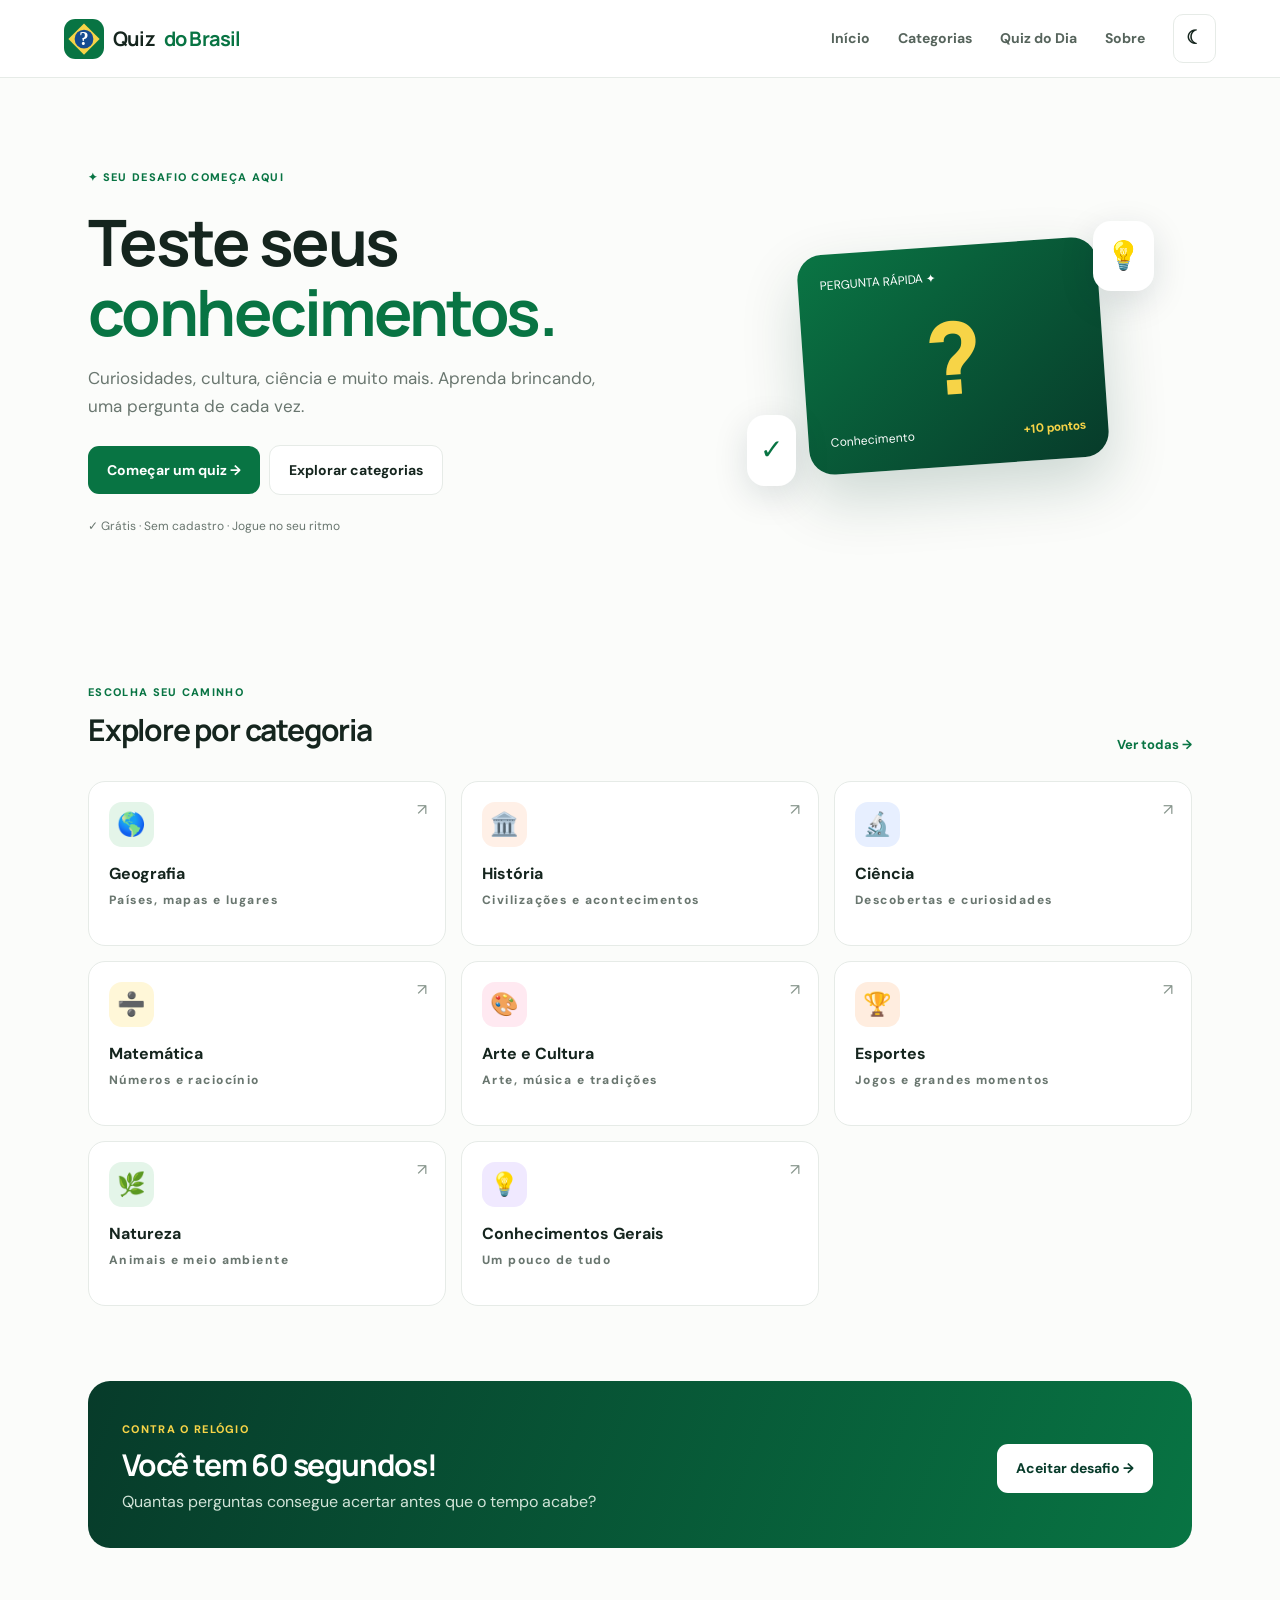
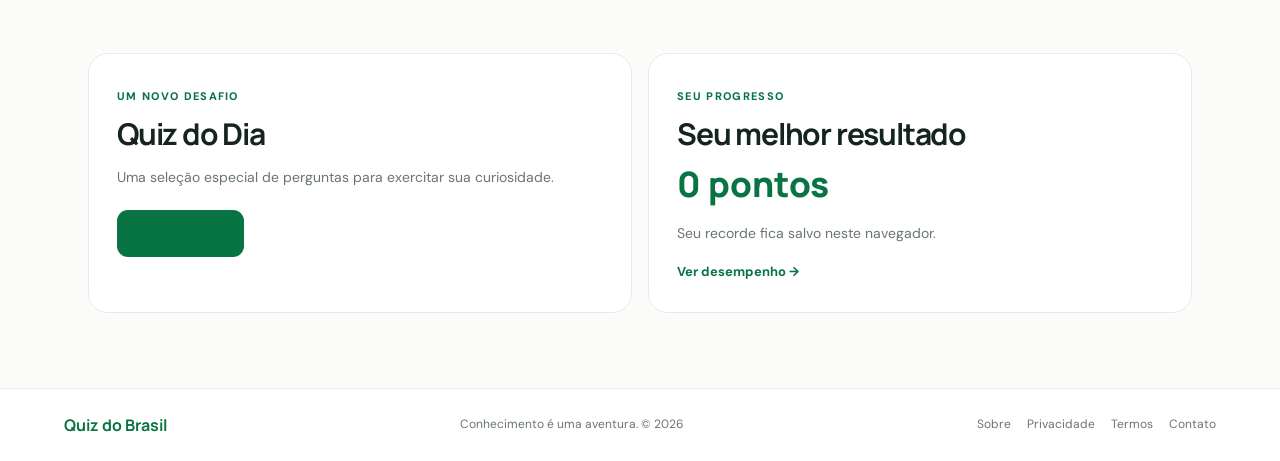
<file: index.html>
<!doctype html><html lang="pt-BR"><head><meta charset="utf-8"><meta name="viewport" content="width=device-width, initial-scale=1"><link rel="icon" href="assets/logo.svg"><link rel="stylesheet" href="css/style.css"><script defer src="js/app.js"></script><meta name="description" content="Quizzes divertidos de conhecimentos gerais."><title>Quiz do Brasil — Seu conhecimento. Seu desafio.</title></head><body><header class="header"><a class="brand" href="index.html"><img src="assets/logo.svg" alt=""> Quiz <b>do Brasil</b></a><button id="menu" class="menu" aria-label="Menu">☰</button><nav id="nav"><a href="index.html">Início</a><a href="categories.html">Categorias</a><a href="daily-quiz.html">Quiz do Dia</a><a href="about.html">Sobre</a><button id="theme" class="theme">☾</button></nav></header><main><section class="hero"><div><small>✦ SEU DESAFIO COMEÇA AQUI</small><h1>Teste seus <em>conhecimentos.</em></h1><p>Curiosidades, cultura, ciência e muito mais. Aprenda brincando, uma pergunta de cada vez.</p><a class="btn" href="quiz.html">Começar um quiz →</a> <a class="btn secondary" href="categories.html">Explorar categorias</a><p class="note">✓ Grátis · Sem cadastro · Jogue no seu ritmo</p></div><div class="art"><div class="quiz-card"><span>PERGUNTA RÁPIDA ✦</span><strong>?</strong><span>Conhecimento <b>+10 pontos</b></span></div><i>💡</i><i>✓</i></div></section><section class="section"><div class="section-title"><div><small>ESCOLHA SEU CAMINHO</small><h2>Explore por categoria</h2></div><a href="categories.html">Ver todas →</a></div><div id="home-categories" class="grid"></div></section><section class="banner"><div><small>CONTRA O RELÓGIO</small><h2>Você tem 60 segundos!</h2><p>Quantas perguntas consegue acertar antes que o tempo acabe?</p></div><a class="btn light" href="quiz.html?mode=timed">Aceitar desafio →</a></section><section class="section split"><div class="daily"><small>UM NOVO DESAFIO</small><h2>Quiz do Dia</h2><p>Uma seleção especial de perguntas para exercitar sua curiosidade.</p><a class="btn" href="daily-quiz.html">Jogar agora →</a></div><div class="daily"><small>SEU PROGRESSO</small><h2>Seu melhor resultado</h2><strong id="best-home">0 pontos</strong><p>Seu recorde fica salvo neste navegador.</p><a href="result.html">Ver desempenho →</a></div></section></main><footer class="footer"><b>Quiz do Brasil</b><span>Conhecimento é uma aventura. © <span data-year></span></span><div><a href="about.html">Sobre</a><a href="privacy.html">Privacidade</a><a href="terms.html">Termos</a><a href="contact.html">Contato</a></div></footer></body></html>
</file>
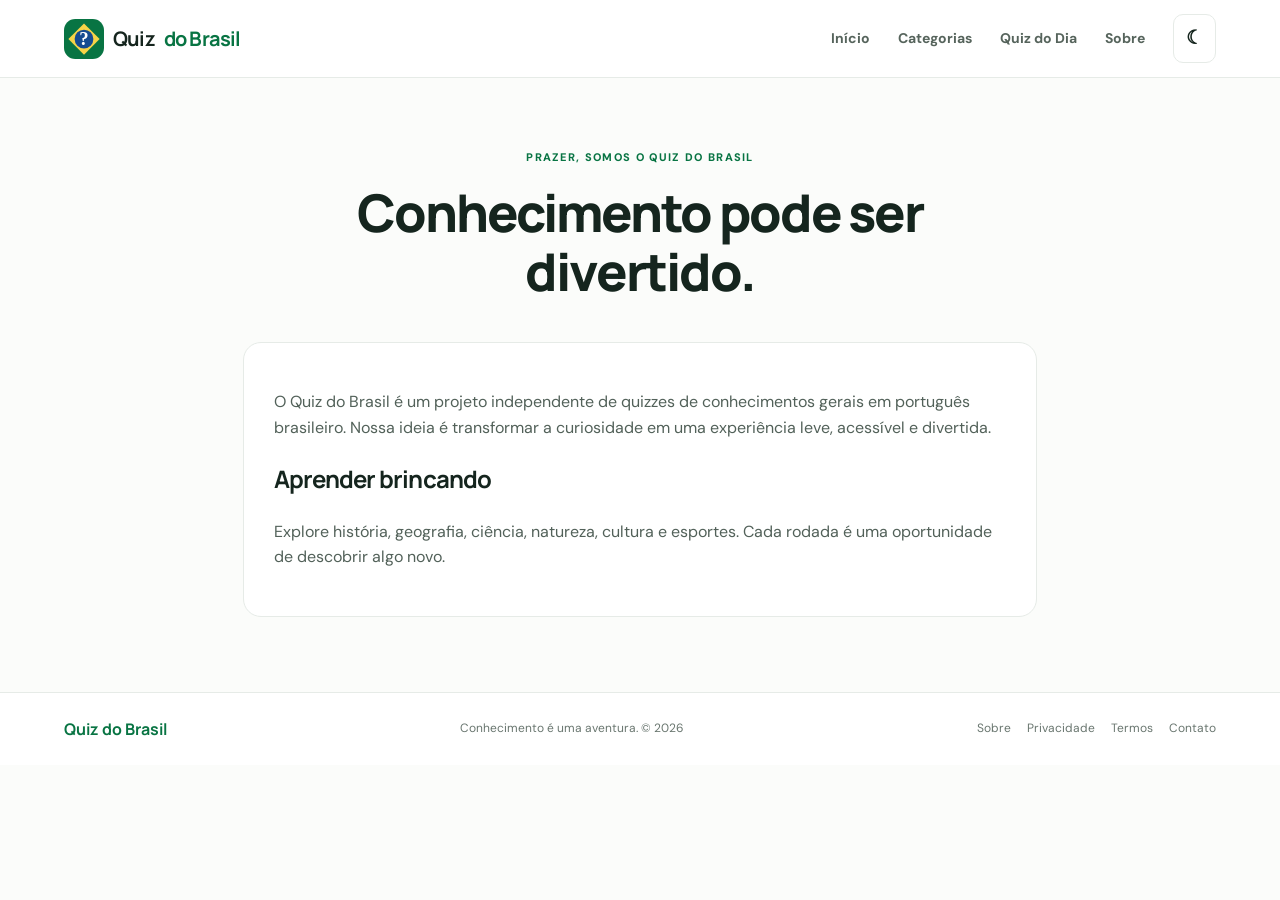
<file: about.html>
<!doctype html><html lang="pt-BR"><head><meta charset="utf-8"><meta name="viewport" content="width=device-width, initial-scale=1"><link rel="icon" href="assets/logo.svg"><link rel="stylesheet" href="css/style.css"><script defer src="js/app.js"></script><title>Sobre — Quiz do Brasil</title></head><body><header class="header"><a class="brand" href="index.html"><img src="assets/logo.svg" alt=""> Quiz <b>do Brasil</b></a><button id="menu" class="menu" aria-label="Menu">☰</button><nav id="nav"><a href="index.html">Início</a><a href="categories.html">Categorias</a><a href="daily-quiz.html">Quiz do Dia</a><a href="about.html">Sobre</a><button id="theme" class="theme">☾</button></nav></header><main class="page narrow"><section class="intro"><small>PRAZER, SOMOS O QUIZ DO BRASIL</small><h1>Conhecimento pode ser divertido.</h1></section><article class="prose"><p>O Quiz do Brasil é um projeto independente de quizzes de conhecimentos gerais em português brasileiro. Nossa ideia é transformar a curiosidade em uma experiência leve, acessível e divertida.</p><h2>Aprender brincando</h2><p>Explore história, geografia, ciência, natureza, cultura e esportes. Cada rodada é uma oportunidade de descobrir algo novo.</p></article></main><footer class="footer"><b>Quiz do Brasil</b><span>Conhecimento é uma aventura. © <span data-year></span></span><div><a href="about.html">Sobre</a><a href="privacy.html">Privacidade</a><a href="terms.html">Termos</a><a href="contact.html">Contato</a></div></footer></body></html>
</file>
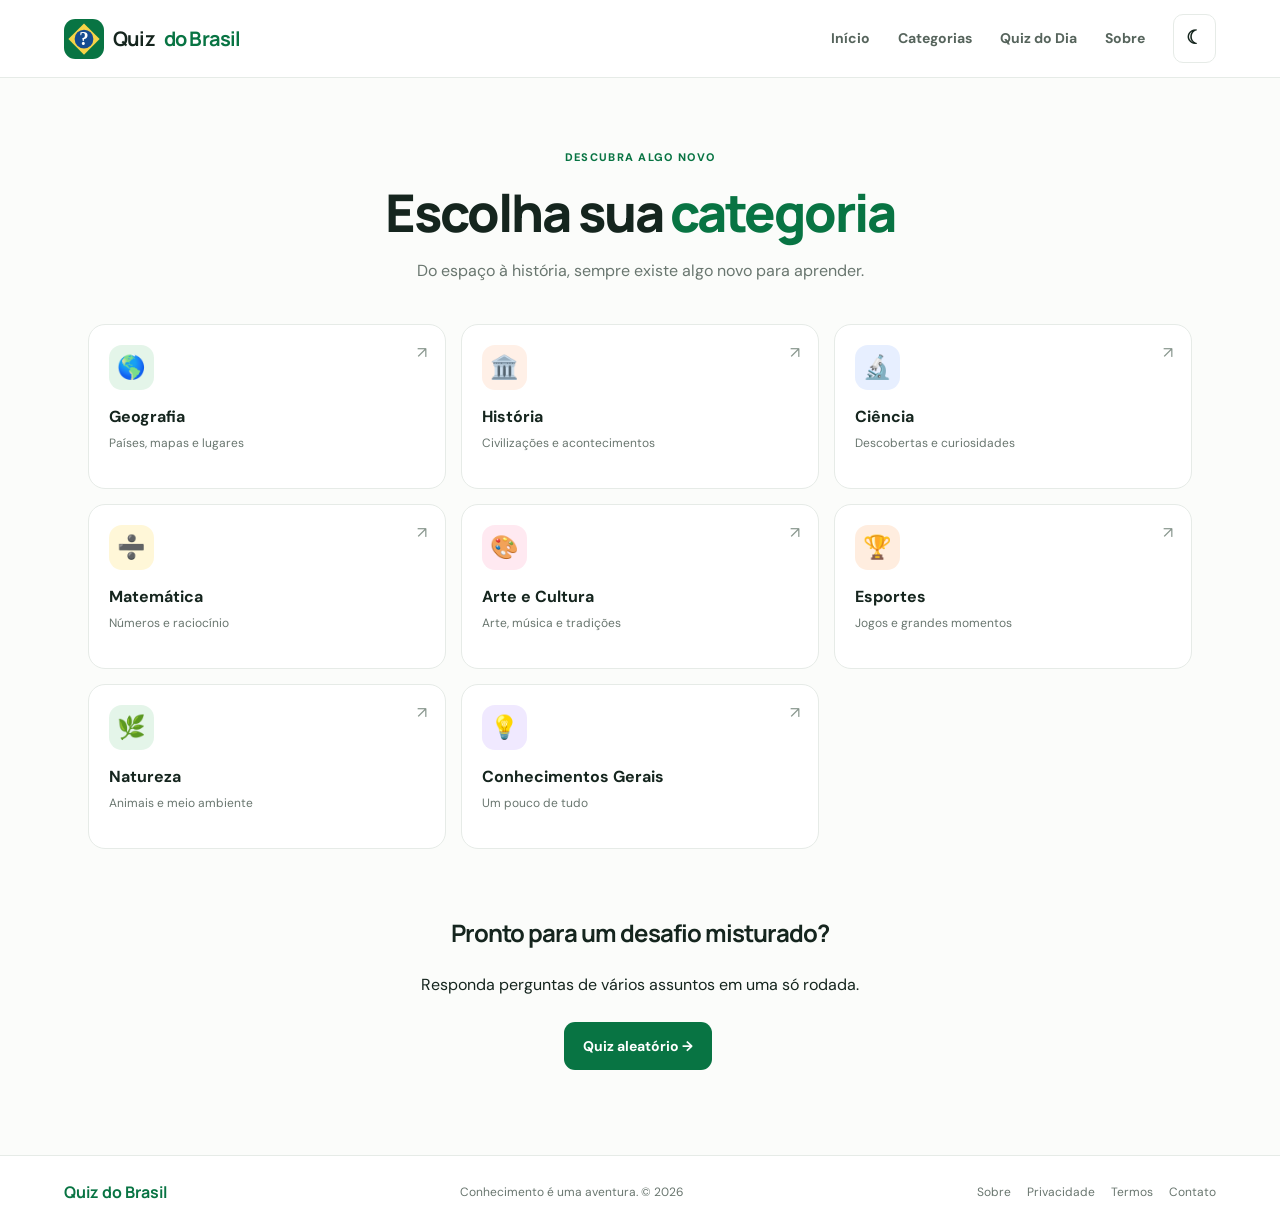
<file: categories.html>
<!doctype html><html lang="pt-BR"><head><meta charset="utf-8"><meta name="viewport" content="width=device-width, initial-scale=1"><link rel="icon" href="assets/logo.svg"><link rel="stylesheet" href="css/style.css"><script defer src="js/app.js"></script><title>Categorias — Quiz do Brasil</title></head><body><header class="header"><a class="brand" href="index.html"><img src="assets/logo.svg" alt=""> Quiz <b>do Brasil</b></a><button id="menu" class="menu" aria-label="Menu">☰</button><nav id="nav"><a href="index.html">Início</a><a href="categories.html">Categorias</a><a href="daily-quiz.html">Quiz do Dia</a><a href="about.html">Sobre</a><button id="theme" class="theme">☾</button></nav></header><main class="page"><section class="intro"><small>DESCUBRA ALGO NOVO</small><h1>Escolha sua <em>categoria</em></h1><p>Do espaço à história, sempre existe algo novo para aprender.</p></section><div id="all-categories" class="grid"></div><section class="center"><h2>Pronto para um desafio misturado?</h2><p>Responda perguntas de vários assuntos em uma só rodada.</p><a class="btn" href="quiz.html">Quiz aleatório →</a></section></main><footer class="footer"><b>Quiz do Brasil</b><span>Conhecimento é uma aventura. © <span data-year></span></span><div><a href="about.html">Sobre</a><a href="privacy.html">Privacidade</a><a href="terms.html">Termos</a><a href="contact.html">Contato</a></div></footer></body></html>
</file>
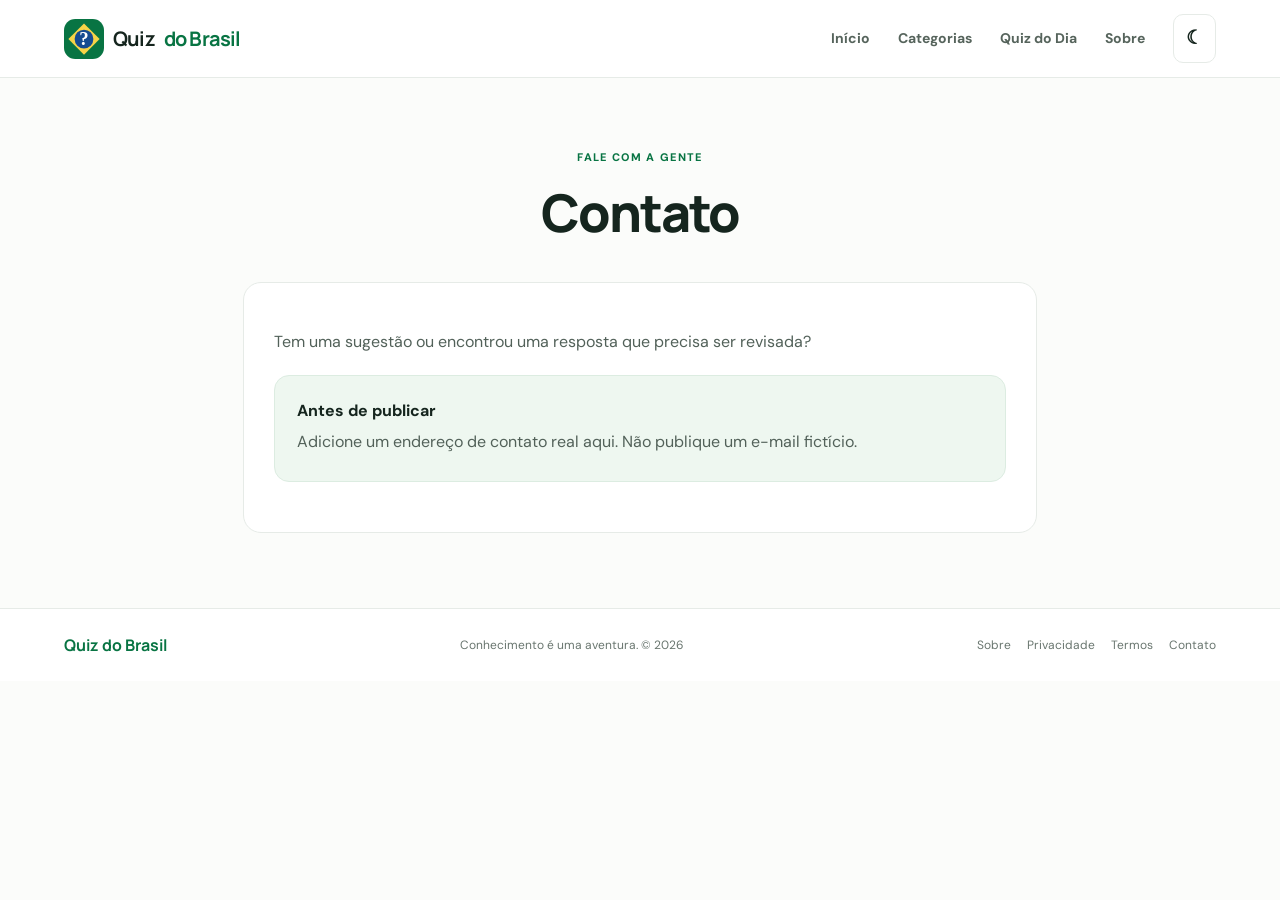
<file: contact.html>
<!doctype html><html lang="pt-BR"><head><meta charset="utf-8"><meta name="viewport" content="width=device-width, initial-scale=1"><link rel="icon" href="assets/logo.svg"><link rel="stylesheet" href="css/style.css"><script defer src="js/app.js"></script><title>Contato — Quiz do Brasil</title></head><body><header class="header"><a class="brand" href="index.html"><img src="assets/logo.svg" alt=""> Quiz <b>do Brasil</b></a><button id="menu" class="menu" aria-label="Menu">☰</button><nav id="nav"><a href="index.html">Início</a><a href="categories.html">Categorias</a><a href="daily-quiz.html">Quiz do Dia</a><a href="about.html">Sobre</a><button id="theme" class="theme">☾</button></nav></header><main class="page narrow"><section class="intro"><small>FALE COM A GENTE</small><h1>Contato</h1></section><article class="prose"><p>Tem uma sugestão ou encontrou uma resposta que precisa ser revisada?</p><div class='notice'><b>Antes de publicar</b><p>Adicione um endereço de contato real aqui. Não publique um e-mail fictício.</p></div></article></main><footer class="footer"><b>Quiz do Brasil</b><span>Conhecimento é uma aventura. © <span data-year></span></span><div><a href="about.html">Sobre</a><a href="privacy.html">Privacidade</a><a href="terms.html">Termos</a><a href="contact.html">Contato</a></div></footer></body></html>
</file>
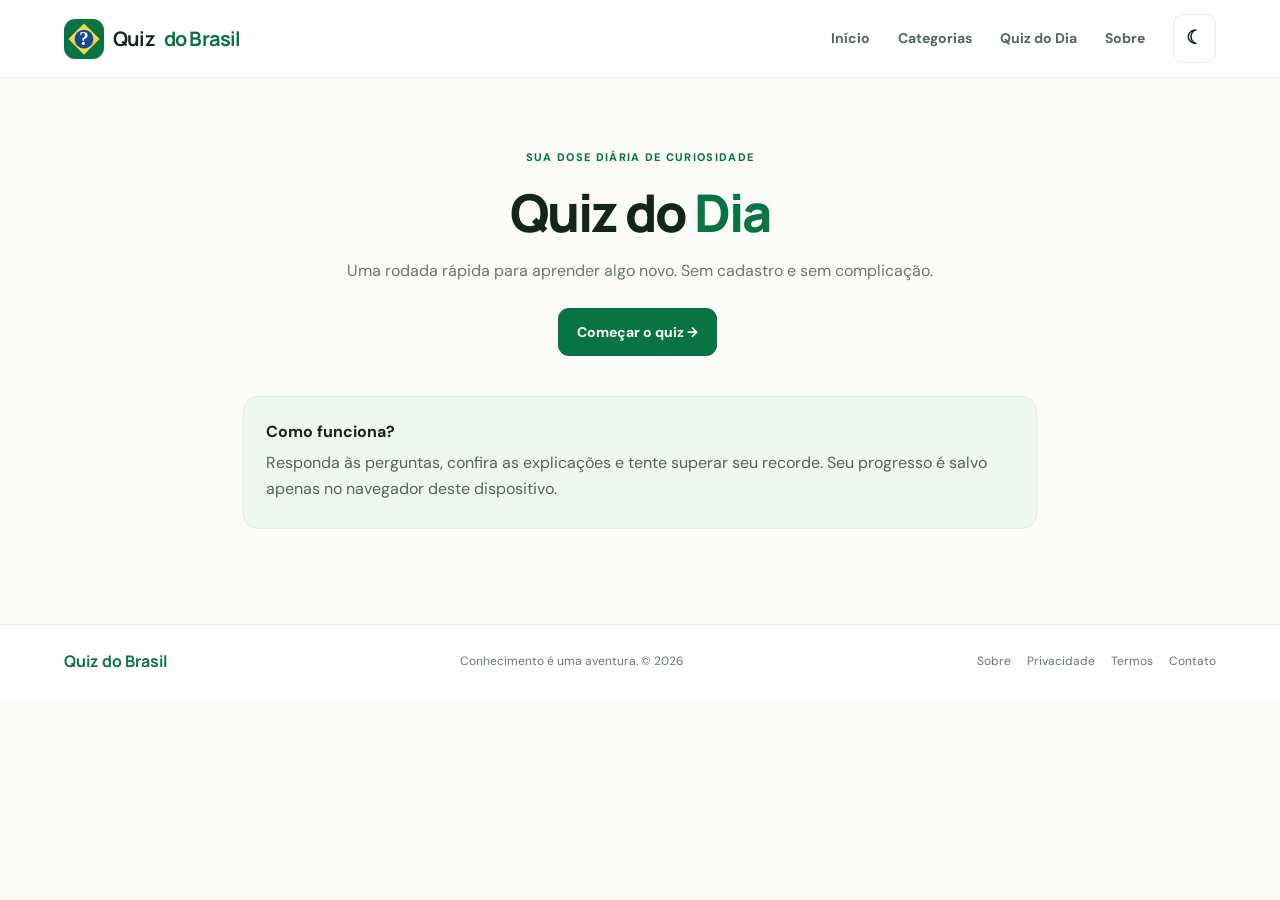
<file: daily-quiz.html>
<!doctype html><html lang="pt-BR"><head><meta charset="utf-8"><meta name="viewport" content="width=device-width, initial-scale=1"><link rel="icon" href="assets/logo.svg"><link rel="stylesheet" href="css/style.css"><script defer src="js/app.js"></script><title>Quiz do Dia — Quiz do Brasil</title></head><body><header class="header"><a class="brand" href="index.html"><img src="assets/logo.svg" alt=""> Quiz <b>do Brasil</b></a><button id="menu" class="menu" aria-label="Menu">☰</button><nav id="nav"><a href="index.html">Início</a><a href="categories.html">Categorias</a><a href="daily-quiz.html">Quiz do Dia</a><a href="about.html">Sobre</a><button id="theme" class="theme">☾</button></nav></header><main class="page narrow"><section class="intro"><small>SUA DOSE DIÁRIA DE CURIOSIDADE</small><h1>Quiz do <em>Dia</em></h1><p>Uma rodada rápida para aprender algo novo. Sem cadastro e sem complicação.</p><a class="btn" href="quiz.html?mode=daily">Começar o quiz →</a></section><div class="notice"><b>Como funciona?</b><p>Responda às perguntas, confira as explicações e tente superar seu recorde. Seu progresso é salvo apenas no navegador deste dispositivo.</p></div></main><footer class="footer"><b>Quiz do Brasil</b><span>Conhecimento é uma aventura. © <span data-year></span></span><div><a href="about.html">Sobre</a><a href="privacy.html">Privacidade</a><a href="terms.html">Termos</a><a href="contact.html">Contato</a></div></footer></body></html>
</file>
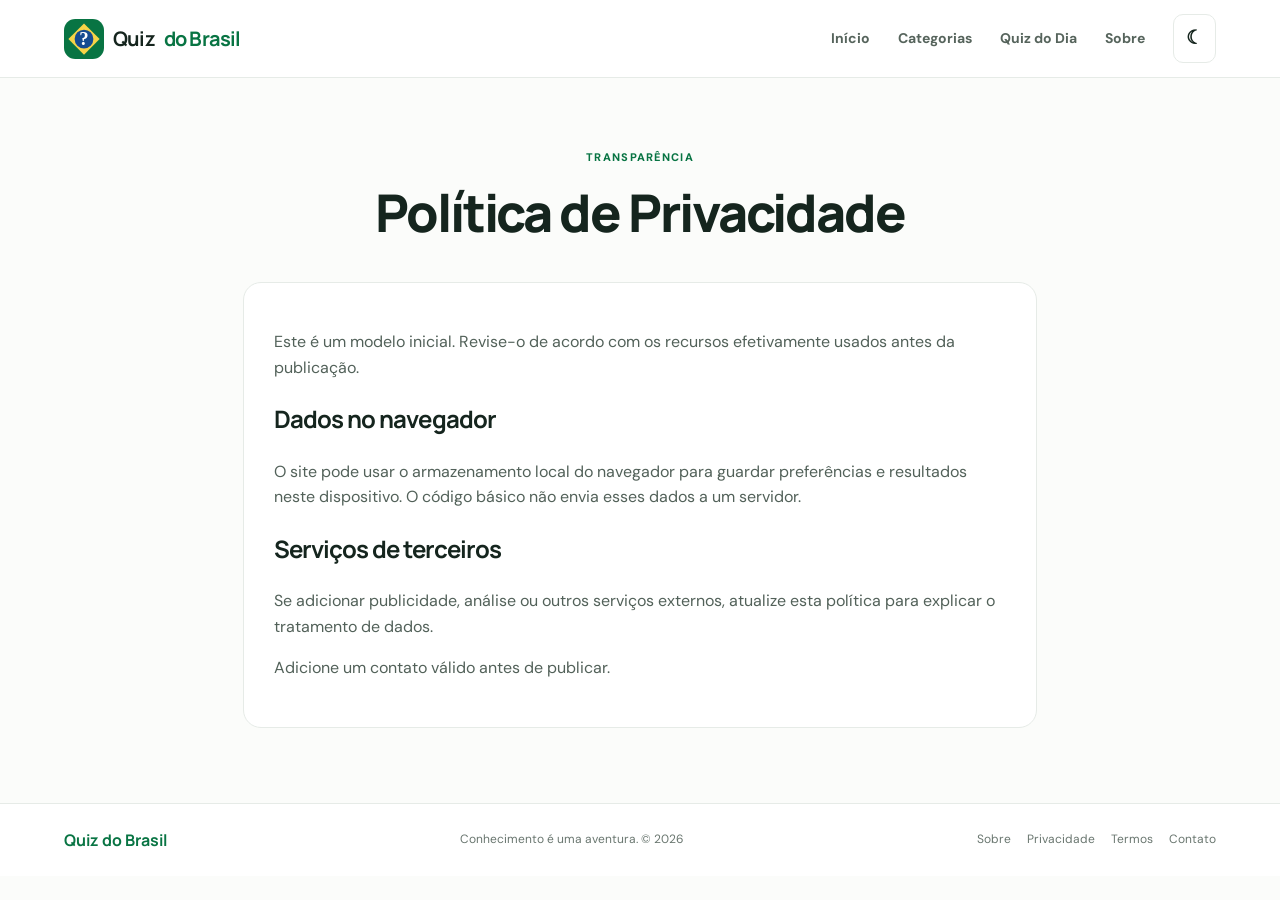
<file: privacy.html>
<!doctype html><html lang="pt-BR"><head><meta charset="utf-8"><meta name="viewport" content="width=device-width, initial-scale=1"><link rel="icon" href="assets/logo.svg"><link rel="stylesheet" href="css/style.css"><script defer src="js/app.js"></script><title>Política de Privacidade — Quiz do Brasil</title></head><body><header class="header"><a class="brand" href="index.html"><img src="assets/logo.svg" alt=""> Quiz <b>do Brasil</b></a><button id="menu" class="menu" aria-label="Menu">☰</button><nav id="nav"><a href="index.html">Início</a><a href="categories.html">Categorias</a><a href="daily-quiz.html">Quiz do Dia</a><a href="about.html">Sobre</a><button id="theme" class="theme">☾</button></nav></header><main class="page narrow"><section class="intro"><small>TRANSPARÊNCIA</small><h1>Política de Privacidade</h1></section><article class="prose"><p>Este é um modelo inicial. Revise-o de acordo com os recursos efetivamente usados antes da publicação.</p><h2>Dados no navegador</h2><p>O site pode usar o armazenamento local do navegador para guardar preferências e resultados neste dispositivo. O código básico não envia esses dados a um servidor.</p><h2>Serviços de terceiros</h2><p>Se adicionar publicidade, análise ou outros serviços externos, atualize esta política para explicar o tratamento de dados.</p><p>Adicione um contato válido antes de publicar.</p></article></main><footer class="footer"><b>Quiz do Brasil</b><span>Conhecimento é uma aventura. © <span data-year></span></span><div><a href="about.html">Sobre</a><a href="privacy.html">Privacidade</a><a href="terms.html">Termos</a><a href="contact.html">Contato</a></div></footer></body></html>
</file>
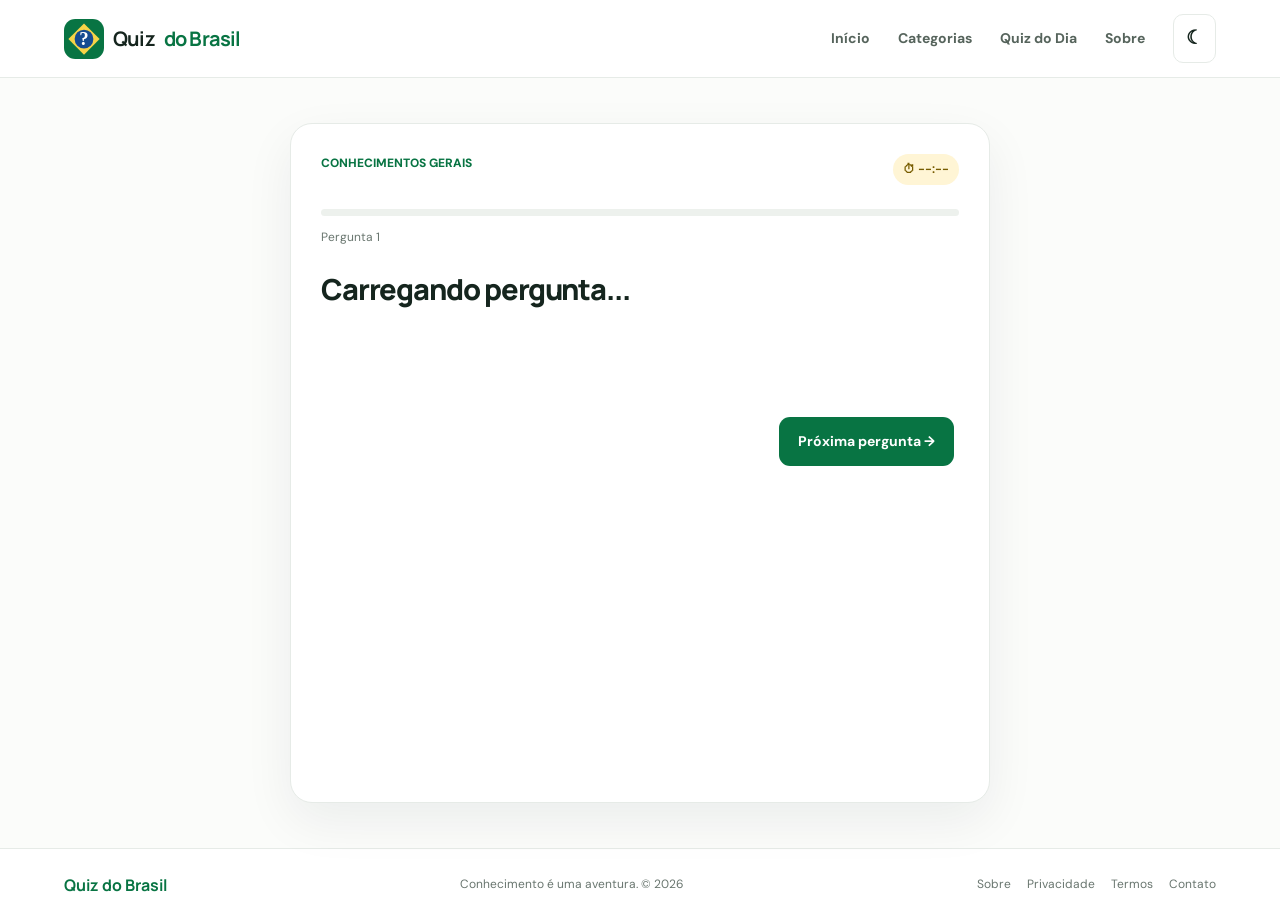
<file: quiz.html>
<!doctype html><html lang="pt-BR"><head><meta charset="utf-8"><meta name="viewport" content="width=device-width, initial-scale=1"><link rel="icon" href="assets/logo.svg"><link rel="stylesheet" href="css/style.css"><script defer src="js/app.js"></script><title>Jogar quiz — Quiz do Brasil</title><script defer src="js/quiz.js"></script></head><body><header class="header"><a class="brand" href="index.html"><img src="assets/logo.svg" alt=""> Quiz <b>do Brasil</b></a><button id="menu" class="menu" aria-label="Menu">☰</button><nav id="nav"><a href="index.html">Início</a><a href="categories.html">Categorias</a><a href="daily-quiz.html">Quiz do Dia</a><a href="about.html">Sobre</a><button id="theme" class="theme">☾</button></nav></header><main class="quiz-wrap"><section class="quiz-box"><div class="qmeta"><span id="qcat">CONHECIMENTOS GERAIS</span><b id="timer">⏱ --:--</b></div><div class="progress"><span id="progress"></span></div><p id="count">Pergunta 1</p><h1 id="question">Carregando pergunta...</h1><div id="answers" class="answers"></div><p id="feedback" aria-live="polite"></p><button id="next" class="btn" disabled>Próxima pergunta →</button><section id="finished" hidden><h1>🏆 Mandou bem!</h1><p id="final-message"></p><h2 id="final-score"></h2><a class="btn" href="quiz.html">Jogar novamente</a> <a class="btn secondary" href="result.html">Meu desempenho</a></section></section></main><footer class="footer"><b>Quiz do Brasil</b><span>Conhecimento é uma aventura. © <span data-year></span></span><div><a href="about.html">Sobre</a><a href="privacy.html">Privacidade</a><a href="terms.html">Termos</a><a href="contact.html">Contato</a></div></footer></body></html>
</file>
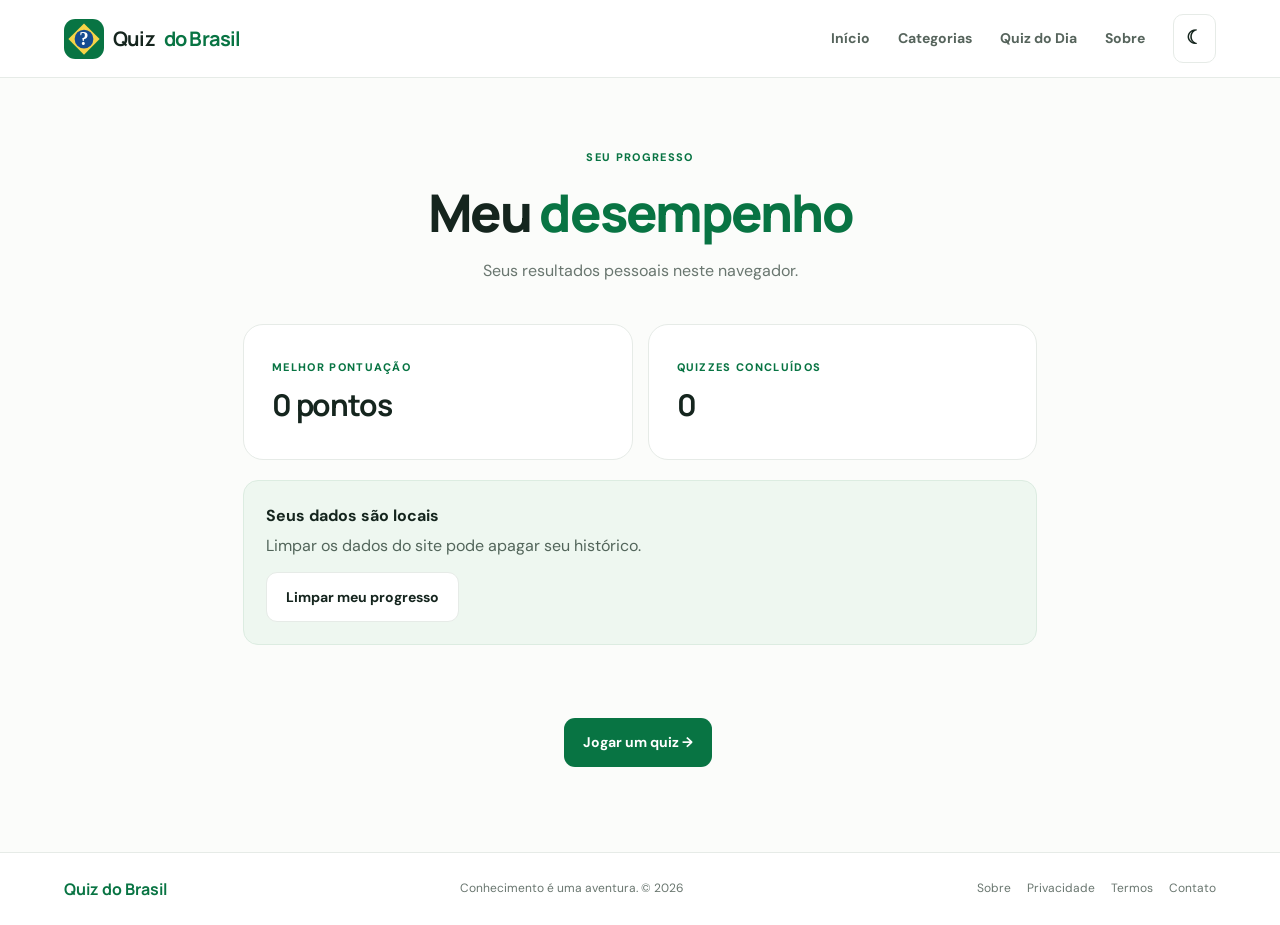
<file: result.html>
<!doctype html><html lang="pt-BR"><head><meta charset="utf-8"><meta name="viewport" content="width=device-width, initial-scale=1"><link rel="icon" href="assets/logo.svg"><link rel="stylesheet" href="css/style.css"><script defer src="js/app.js"></script><title>Meu desempenho — Quiz do Brasil</title></head><body><header class="header"><a class="brand" href="index.html"><img src="assets/logo.svg" alt=""> Quiz <b>do Brasil</b></a><button id="menu" class="menu" aria-label="Menu">☰</button><nav id="nav"><a href="index.html">Início</a><a href="categories.html">Categorias</a><a href="daily-quiz.html">Quiz do Dia</a><a href="about.html">Sobre</a><button id="theme" class="theme">☾</button></nav></header><main class="page narrow"><section class="intro"><small>SEU PROGRESSO</small><h1>Meu <em>desempenho</em></h1><p>Seus resultados pessoais neste navegador.</p></section><div class="stats"><div class="daily"><small>MELHOR PONTUAÇÃO</small><h2 id="best">0 pontos</h2></div><div class="daily"><small>QUIZZES CONCLUÍDOS</small><h2 id="completed">0</h2></div></div><div class="notice"><b>Seus dados são locais</b><p>Limpar os dados do site pode apagar seu histórico.</p><button id="clear" class="btn secondary">Limpar meu progresso</button></div><div class="center"><a class="btn" href="quiz.html">Jogar um quiz →</a></div></main><footer class="footer"><b>Quiz do Brasil</b><span>Conhecimento é uma aventura. © <span data-year></span></span><div><a href="about.html">Sobre</a><a href="privacy.html">Privacidade</a><a href="terms.html">Termos</a><a href="contact.html">Contato</a></div></footer></body></html>
</file>
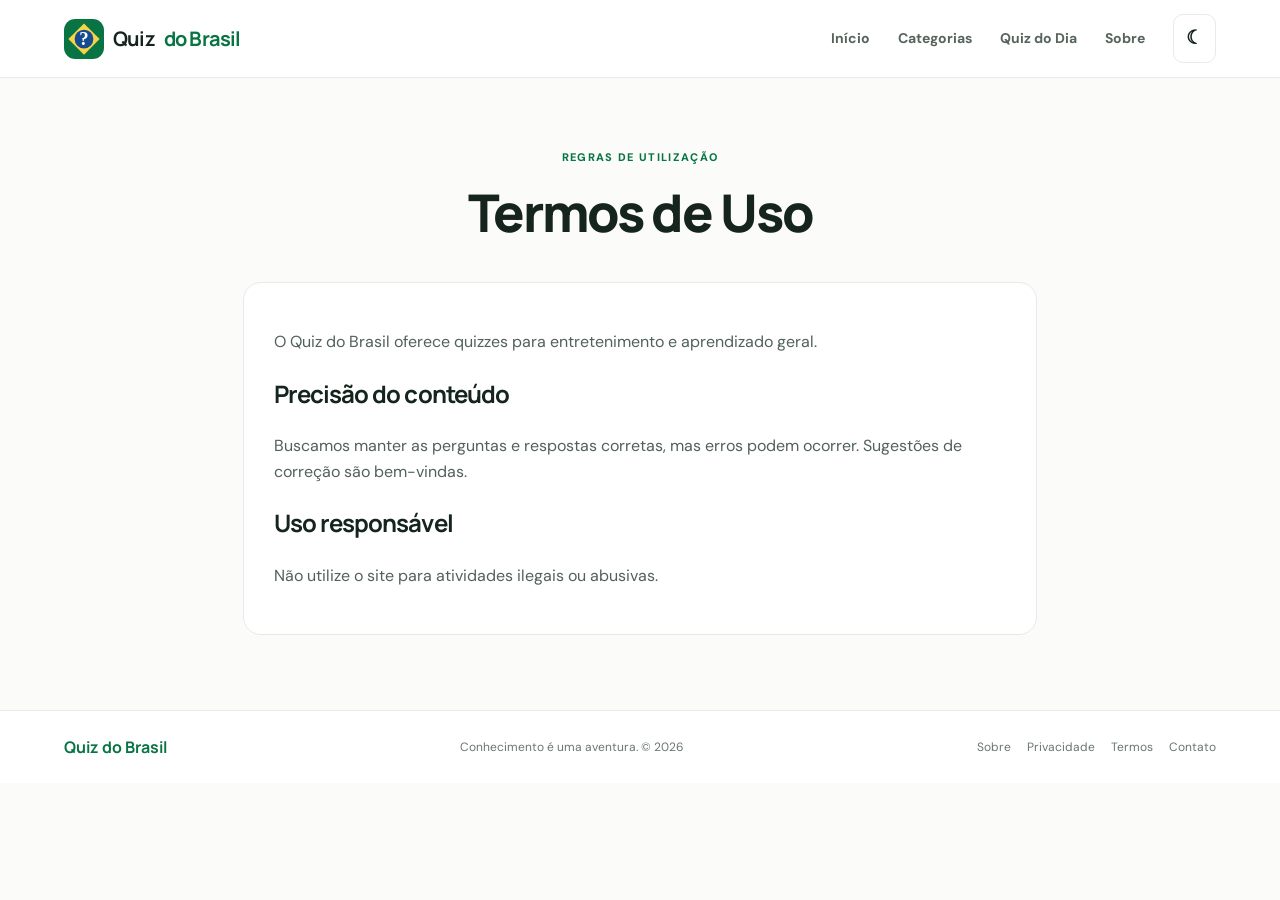
<file: terms.html>
<!doctype html><html lang="pt-BR"><head><meta charset="utf-8"><meta name="viewport" content="width=device-width, initial-scale=1"><link rel="icon" href="assets/logo.svg"><link rel="stylesheet" href="css/style.css"><script defer src="js/app.js"></script><title>Termos de Uso — Quiz do Brasil</title></head><body><header class="header"><a class="brand" href="index.html"><img src="assets/logo.svg" alt=""> Quiz <b>do Brasil</b></a><button id="menu" class="menu" aria-label="Menu">☰</button><nav id="nav"><a href="index.html">Início</a><a href="categories.html">Categorias</a><a href="daily-quiz.html">Quiz do Dia</a><a href="about.html">Sobre</a><button id="theme" class="theme">☾</button></nav></header><main class="page narrow"><section class="intro"><small>REGRAS DE UTILIZAÇÃO</small><h1>Termos de Uso</h1></section><article class="prose"><p>O Quiz do Brasil oferece quizzes para entretenimento e aprendizado geral.</p><h2>Precisão do conteúdo</h2><p>Buscamos manter as perguntas e respostas corretas, mas erros podem ocorrer. Sugestões de correção são bem-vindas.</p><h2>Uso responsável</h2><p>Não utilize o site para atividades ilegais ou abusivas.</p></article></main><footer class="footer"><b>Quiz do Brasil</b><span>Conhecimento é uma aventura. © <span data-year></span></span><div><a href="about.html">Sobre</a><a href="privacy.html">Privacidade</a><a href="terms.html">Termos</a><a href="contact.html">Contato</a></div></footer></body></html>
</file>
<file: css/style.css>
@import url('https://fonts.googleapis.com/css2?family=DM+Sans:wght@400;500;600;700&family=Manrope:wght@500;600;700;800&display=swap');
:root{--green:#087443;--dark:#073b2a;--yellow:#f7d447;--ink:#15251e;--muted:#69766f;--bg:#fbfcfa;--line:#e6ebe7}*{box-sizing:border-box}body{margin:0;background:var(--bg);color:var(--ink);font:16px "DM Sans",Arial,sans-serif;line-height:1.6}h1,h2,.brand{font-family:Manrope,sans-serif;letter-spacing:-.04em}a{color:inherit;text-decoration:none}button{font:inherit;cursor:pointer}.header{height:78px;display:flex;align-items:center;justify-content:space-between;padding:0 max(5vw,22px);background:#fff;border-bottom:1px solid var(--line);position:sticky;top:0;z-index:4}.brand{display:flex;align-items:center;gap:9px;font-size:20px;font-weight:700}.brand img{width:40px;height:40px}.brand b{color:var(--green)}nav{display:flex;align-items:center;gap:28px;font-size:14px;font-weight:700;color:#56645c}.theme,.menu{border:1px solid var(--line);background:white;border-radius:10px;padding:8px 12px;font-size:19px}.menu{display:none}.hero{max-width:1160px;margin:auto;padding:85px 28px;display:grid;grid-template-columns:1.1fr .9fr;align-items:center;gap:40px;min-height:530px}.hero small,.section small,.banner small,.intro small,.daily small{font-weight:800;letter-spacing:.12em;color:var(--green);font-size:11px}.hero h1{font-size:clamp(42px,5vw,66px);line-height:1.1;margin:18px 0}.hero em,.intro em{color:var(--green);font-style:normal}.hero p{color:var(--muted);font-size:17px;max-width:520px}.btn{display:inline-flex;align-items:center;justify-content:center;gap:8px;background:var(--green);color:#fff;border:0;border-radius:11px;padding:13px 19px;font-weight:700;font-size:14px;margin:8px 5px 0 0}.secondary{background:#fff;color:var(--ink);border:1px solid var(--line)}.note{font-size:12px!important;margin-top:22px}.art{height:320px;display:grid;place-items:center;position:relative}.quiz-card{background:linear-gradient(140deg,#0a7544,#073b2a);color:white;border-radius:25px;width:300px;height:220px;padding:22px;display:flex;flex-direction:column;justify-content:space-between;box-shadow:0 25px 60px #073b2a30;transform:rotate(-4deg)}.quiz-card>span{font-size:12px}.quiz-card>strong{font:800 100px Manrope;color:var(--yellow);text-align:center;line-height:1}.quiz-card b{float:right;color:var(--yellow)}.art i{position:absolute;font-style:normal;font-size:28px;background:#fff;border-radius:18px;padding:13px;box-shadow:0 10px 35px #1232}.art i:nth-of-type(1){right:8%;top:25px}.art i:nth-of-type(2){left:7%;bottom:30px;color:var(--green)}.section,.page{max-width:1160px;margin:auto;padding:45px 28px 75px}.section-title{display:flex;justify-content:space-between;align-items:end;margin-bottom:25px}.section h2,.banner h2,.daily h2{font-size:30px;line-height:1.2;margin:8px 0}.section-title>a,.daily>a:last-child{color:var(--green);font-weight:700;font-size:13px}.grid{display:grid;grid-template-columns:repeat(3,1fr);gap:15px}.cat{position:relative;display:flex;flex-direction:column;align-items:flex-start;background:#fff;border:1px solid var(--line);border-radius:17px;padding:20px;min-height:165px;transition:.2s}.cat:hover{transform:translateY(-4px);box-shadow:0 15px 35px #1231;border-color:#b8d8c4}.cat-icon{display:grid;place-items:center;width:45px;height:45px;border-radius:13px;background:#e4f5e9;font-size:23px;margin-bottom:14px}.cat b{font-size:16px}.cat small{color:var(--muted);font-size:12px;margin-top:4px}.arrow{position:absolute;right:18px;top:15px;color:#88968d}.peach .cat-icon{background:#fff0e7}.blue .cat-icon{background:#e7efff}.yellow .cat-icon{background:#fff7d8}.pink .cat-icon{background:#ffe9f1}.orange .cat-icon{background:#ffeddf}.lavender .cat-icon{background:#f0e9ff}.banner{max-width:1104px;margin:0 auto 60px;background:linear-gradient(110deg,#073b2a,#087443);color:white;border-radius:22px;padding:34px;display:flex;justify-content:space-between;align-items:center;gap:20px}.banner small{color:var(--yellow)}.banner h2{margin:6px 0}.banner p{color:#d1e4d8;margin:0}.light{background:white;color:var(--dark);white-space:nowrap}.split{display:grid;grid-template-columns:1fr 1fr;gap:16px}.daily{background:white;border:1px solid var(--line);border-radius:20px;padding:28px}.daily p{color:var(--muted);font-size:14px}.daily strong{font:800 35px Manrope;color:var(--green)}.footer{border-top:1px solid var(--line);padding:25px max(5vw,22px);display:flex;justify-content:space-between;align-items:center;gap:20px;background:#fff;font-size:12px;color:var(--muted)}.footer b{font:700 16px Manrope;color:var(--green)}.footer div{display:flex;gap:16px}.page{padding-top:65px}.narrow{max-width:850px}.intro{text-align:center;max-width:700px;margin:0 auto 40px}.intro h1{font:800 clamp(36px,5vw,52px) Manrope;line-height:1.15;margin:14px 0}.intro p{color:var(--muted)}.center{text-align:center;margin:65px 0 10px}.notice{background:#eef7f0;border:1px solid #dcece1;border-radius:15px;padding:22px;margin:20px 0}.notice p{margin:5px 0;color:#52655a}.prose{background:#fff;border:1px solid var(--line);border-radius:18px;padding:30px}.prose p{color:#526159}.stats{display:grid;grid-template-columns:1fr 1fr;gap:15px}.quiz-wrap{min-height:calc(100vh - 130px);padding:45px 15px;display:flex;justify-content:center}.quiz-box{width:min(700px,100%);background:white;border:1px solid var(--line);border-radius:22px;padding:30px;box-shadow:0 18px 50px #1231}.qmeta{display:flex;justify-content:space-between;gap:10px;color:var(--green);font-size:12px;font-weight:800}.qmeta b{background:#fff5d5;color:#775c00;padding:6px 10px;border-radius:30px}.progress{height:7px;background:#edf1ed;border-radius:20px;margin:24px 0 10px;overflow:hidden}.progress span{display:block;height:100%;width:0;background:var(--green);transition:width .25s}#count{font-size:12px;color:var(--muted)}.quiz-box h1{font:800 29px Manrope;line-height:1.3}.answers{display:grid;gap:10px}.answer{display:flex;align-items:center;gap:12px;text-align:left;padding:13px;border:1px solid var(--line);background:white;border-radius:12px}.answer span{display:grid;place-items:center;background:#f0f3f0;border-radius:9px;width:31px;height:31px;font-weight:800;font-size:12px}.answer.correct{background:#edf9f0;border-color:#42a66a}.answer.wrong{background:#fff1f1;border-color:#d77b7b}.answer:disabled{cursor:default}#feedback{min-height:45px;color:var(--muted);font-size:14px;margin-top:17px}#feedback b{color:var(--green)}#next{float:right}#finished{text-align:center;padding:25px 0;clear:both}#finished h1{font-size:34px}#final-score{color:var(--green);font-size:35px}.theme{color:var(--ink)}[hidden]{display:none!important}html[data-theme="dark"]{--bg:#101a15;--ink:#edf5ef;--muted:#a4b3a9;--line:#2a3b30}html[data-theme="dark"] body,html[data-theme="dark"] .header,html[data-theme="dark"] .footer,html[data-theme="dark"] .cat,html[data-theme="dark"] .daily,html[data-theme="dark"] .quiz-box,html[data-theme="dark"] .prose,html[data-theme="dark"] .answer,html[data-theme="dark"] .secondary,html[data-theme="dark"] .theme{background:#18251d;color:var(--ink)}html[data-theme="dark"] nav{color:#c1d0c5}html[data-theme="dark"] .notice{background:#1b3023;border-color:#2b4d37}html[data-theme="dark"] .notice p{color:#bdd0c2}
@media(max-width:800px){.hero{gap:15px}.grid{grid-template-columns:repeat(2,1fr)}.banner{margin:0 20px 50px}.footer{flex-wrap:wrap;justify-content:center;text-align:center}.footer>*{width:100%}.footer div{justify-content:center}.hero h1{font-size:48px}}
@media(max-width:600px){.header{height:68px;padding:0 16px}.brand{font-size:17px}.brand img{width:35px;height:35px}.menu{display:block;margin-left:auto}nav{display:none;position:absolute;top:67px;left:0;right:0;background:#fff;padding:18px;flex-direction:column;align-items:stretch;border-bottom:1px solid var(--line)}nav.open{display:flex}.hero{grid-template-columns:1fr;padding:52px 20px 35px}.hero h1{font-size:42px}.hero p{font-size:15px}.art{height:270px}.quiz-card{width:260px;height:200px}.section,.page{padding:38px 18px 55px}.section h2,.banner h2,.daily h2{font-size:25px}.grid{gap:10px}.cat{padding:15px;min-height:155px}.cat b{font-size:14px}.cat small{font-size:11px}.banner{padding:25px;display:block}.banner .btn{margin-top:20px}.split,.stats{grid-template-columns:1fr}.footer div{flex-wrap:wrap}.quiz-box{padding:22px 16px}.quiz-box h1{font-size:24px}.intro h1{font-size:37px}}
</file>
